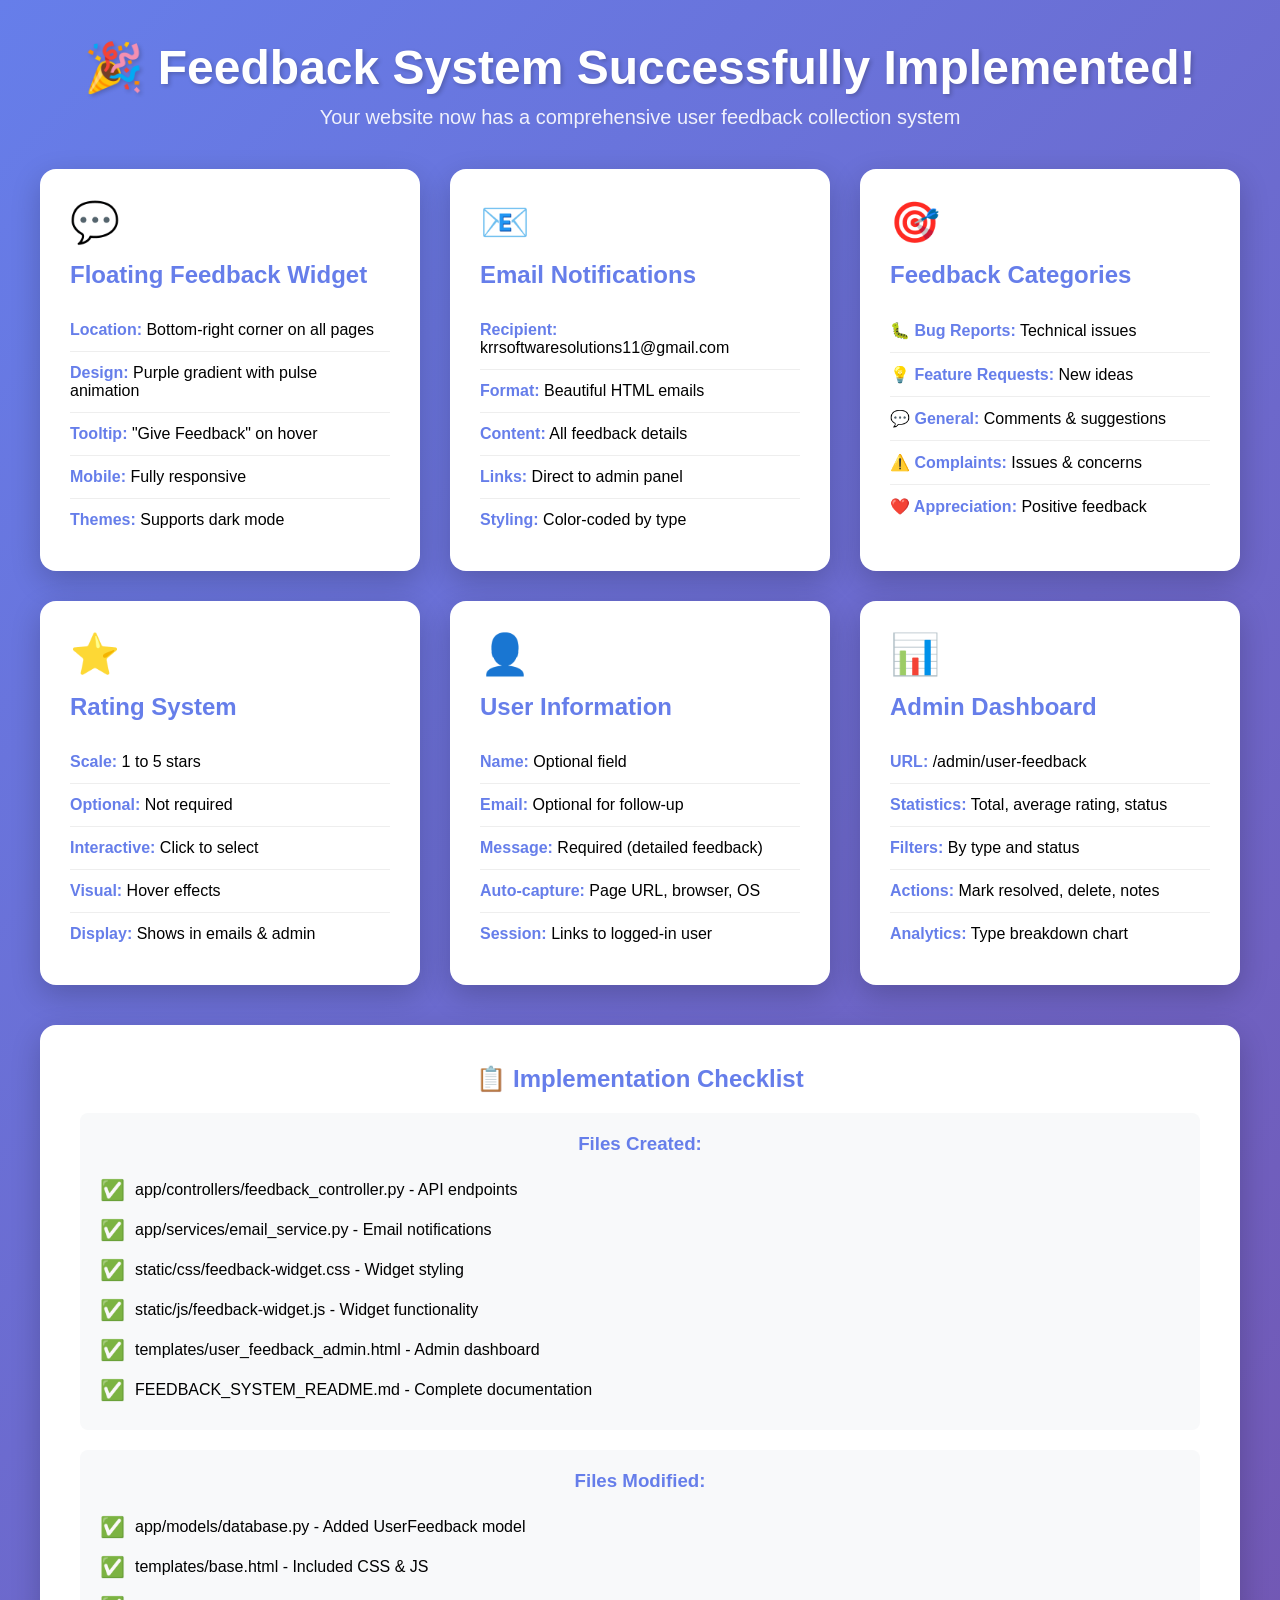
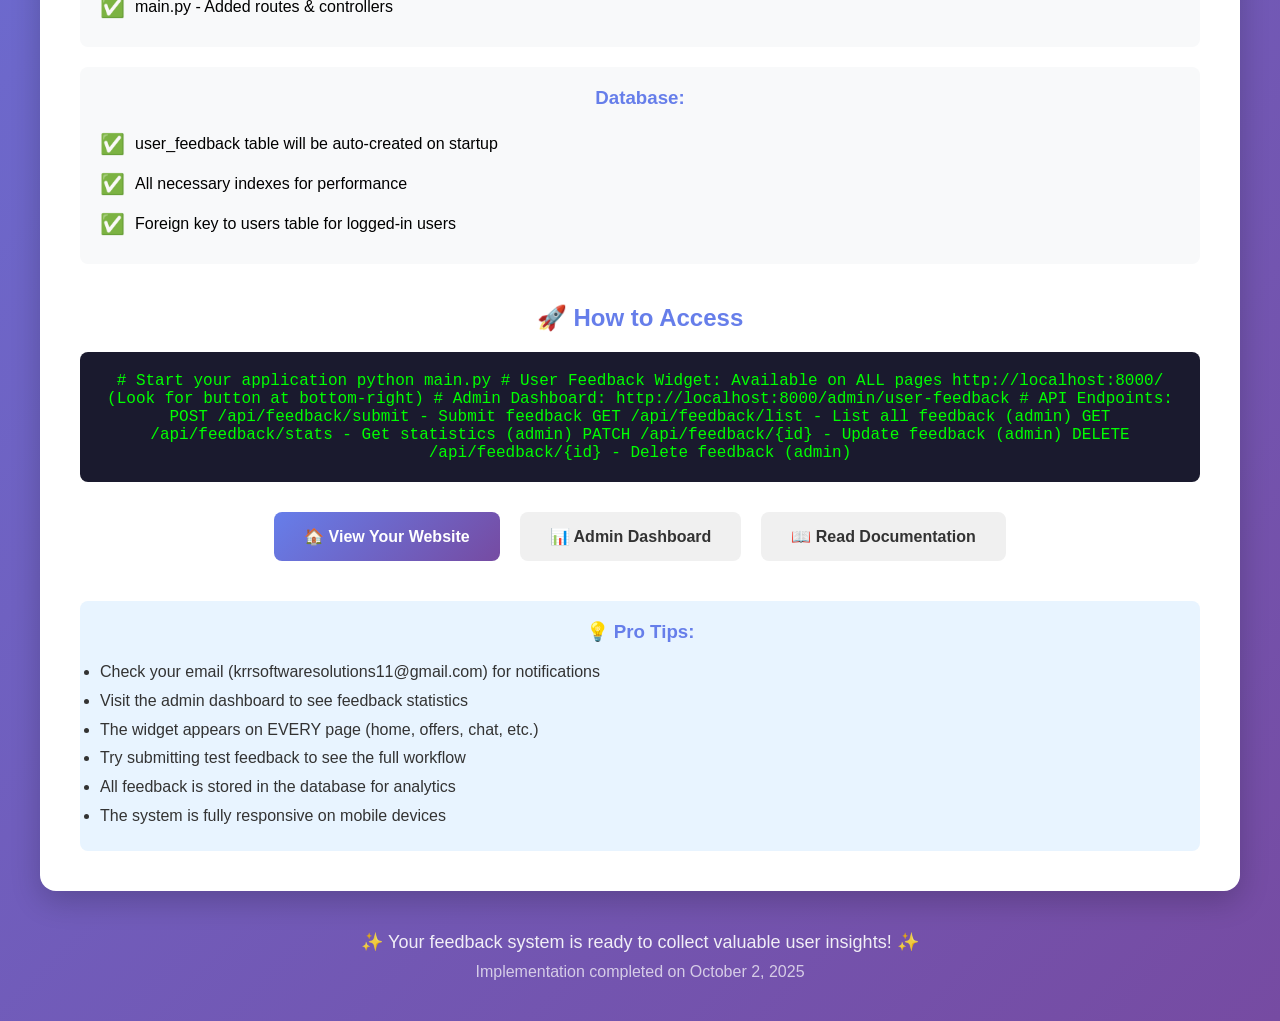
<file: FEEDBACK_IMPLEMENTATION_DEMO.html>
<!DOCTYPE html>
<html lang="en">
<head>
    <meta charset="UTF-8">
    <meta name="viewport" content="width=device-width, initial-scale=1.0">
    <title>Feedback System Demo</title>
    <style>
        * {
            margin: 0;
            padding: 0;
            box-sizing: border-box;
        }

        body {
            font-family: 'Segoe UI', Tahoma, Geneva, Verdana, sans-serif;
            background: linear-gradient(135deg, #667eea 0%, #764ba2 100%);
            min-height: 100vh;
            padding: 40px 20px;
        }

        .container {
            max-width: 1200px;
            margin: 0 auto;
        }

        .header {
            text-align: center;
            color: white;
            margin-bottom: 40px;
        }

        .header h1 {
            font-size: 48px;
            margin-bottom: 10px;
            text-shadow: 2px 2px 4px rgba(0,0,0,0.2);
        }

        .header p {
            font-size: 20px;
            opacity: 0.9;
        }

        .demo-grid {
            display: grid;
            grid-template-columns: repeat(auto-fit, minmax(350px, 1fr));
            gap: 30px;
            margin-top: 40px;
        }

        .demo-card {
            background: white;
            border-radius: 16px;
            padding: 30px;
            box-shadow: 0 10px 30px rgba(0,0,0,0.2);
        }

        .demo-card h2 {
            color: #667eea;
            margin-bottom: 20px;
            font-size: 24px;
        }

        .demo-card ul {
            list-style: none;
            padding: 0;
        }

        .demo-card li {
            padding: 12px 0;
            border-bottom: 1px solid #eee;
        }

        .demo-card li:last-child {
            border-bottom: none;
        }

        .demo-card li strong {
            color: #667eea;
        }

        .feature-icon {
            font-size: 40px;
            margin-bottom: 15px;
        }

        .cta-section {
            text-align: center;
            margin-top: 40px;
            background: white;
            padding: 40px;
            border-radius: 16px;
            box-shadow: 0 10px 30px rgba(0,0,0,0.2);
        }

        .cta-section h2 {
            color: #667eea;
            margin-bottom: 20px;
        }

        .cta-buttons {
            display: flex;
            gap: 20px;
            justify-content: center;
            flex-wrap: wrap;
            margin-top: 30px;
        }

        .btn {
            padding: 15px 30px;
            border-radius: 8px;
            text-decoration: none;
            font-weight: 600;
            font-size: 16px;
            transition: transform 0.2s;
            display: inline-block;
        }

        .btn:hover {
            transform: translateY(-2px);
        }

        .btn-primary {
            background: linear-gradient(135deg, #667eea 0%, #764ba2 100%);
            color: white;
        }

        .btn-secondary {
            background: #f0f0f0;
            color: #333;
        }

        .implementation-list {
            background: #f8f9fa;
            padding: 20px;
            border-radius: 8px;
            margin-top: 20px;
        }

        .implementation-list h3 {
            color: #667eea;
            margin-bottom: 15px;
        }

        .check-item {
            display: flex;
            align-items: center;
            padding: 8px 0;
        }

        .check-item::before {
            content: "✅";
            margin-right: 10px;
            font-size: 20px;
        }

        .code-block {
            background: #1a1a2e;
            color: #00ff00;
            padding: 20px;
            border-radius: 8px;
            margin: 20px 0;
            font-family: 'Courier New', monospace;
            overflow-x: auto;
        }

        .screenshot-placeholder {
            background: #f0f0f0;
            border: 2px dashed #ccc;
            border-radius: 8px;
            padding: 40px;
            text-align: center;
            margin: 20px 0;
            color: #999;
        }

        @media (max-width: 768px) {
            .header h1 {
                font-size: 32px;
            }

            .demo-grid {
                grid-template-columns: 1fr;
            }

            .cta-buttons {
                flex-direction: column;
            }
        }
    </style>
</head>
<body>
    <div class="container">
        <div class="header">
            <h1>🎉 Feedback System Successfully Implemented!</h1>
            <p>Your website now has a comprehensive user feedback collection system</p>
        </div>

        <div class="demo-grid">
            <div class="demo-card">
                <div class="feature-icon">💬</div>
                <h2>Floating Feedback Widget</h2>
                <ul>
                    <li><strong>Location:</strong> Bottom-right corner on all pages</li>
                    <li><strong>Design:</strong> Purple gradient with pulse animation</li>
                    <li><strong>Tooltip:</strong> "Give Feedback" on hover</li>
                    <li><strong>Mobile:</strong> Fully responsive</li>
                    <li><strong>Themes:</strong> Supports dark mode</li>
                </ul>
            </div>

            <div class="demo-card">
                <div class="feature-icon">📧</div>
                <h2>Email Notifications</h2>
                <ul>
                    <li><strong>Recipient:</strong> krrsoftwaresolutions11@gmail.com</li>
                    <li><strong>Format:</strong> Beautiful HTML emails</li>
                    <li><strong>Content:</strong> All feedback details</li>
                    <li><strong>Links:</strong> Direct to admin panel</li>
                    <li><strong>Styling:</strong> Color-coded by type</li>
                </ul>
            </div>

            <div class="demo-card">
                <div class="feature-icon">🎯</div>
                <h2>Feedback Categories</h2>
                <ul>
                    <li><strong>🐛 Bug Reports:</strong> Technical issues</li>
                    <li><strong>💡 Feature Requests:</strong> New ideas</li>
                    <li><strong>💬 General:</strong> Comments & suggestions</li>
                    <li><strong>⚠️ Complaints:</strong> Issues & concerns</li>
                    <li><strong>❤️ Appreciation:</strong> Positive feedback</li>
                </ul>
            </div>

            <div class="demo-card">
                <div class="feature-icon">⭐</div>
                <h2>Rating System</h2>
                <ul>
                    <li><strong>Scale:</strong> 1 to 5 stars</li>
                    <li><strong>Optional:</strong> Not required</li>
                    <li><strong>Interactive:</strong> Click to select</li>
                    <li><strong>Visual:</strong> Hover effects</li>
                    <li><strong>Display:</strong> Shows in emails & admin</li>
                </ul>
            </div>

            <div class="demo-card">
                <div class="feature-icon">👤</div>
                <h2>User Information</h2>
                <ul>
                    <li><strong>Name:</strong> Optional field</li>
                    <li><strong>Email:</strong> Optional for follow-up</li>
                    <li><strong>Message:</strong> Required (detailed feedback)</li>
                    <li><strong>Auto-capture:</strong> Page URL, browser, OS</li>
                    <li><strong>Session:</strong> Links to logged-in user</li>
                </ul>
            </div>

            <div class="demo-card">
                <div class="feature-icon">📊</div>
                <h2>Admin Dashboard</h2>
                <ul>
                    <li><strong>URL:</strong> /admin/user-feedback</li>
                    <li><strong>Statistics:</strong> Total, average rating, status</li>
                    <li><strong>Filters:</strong> By type and status</li>
                    <li><strong>Actions:</strong> Mark resolved, delete, notes</li>
                    <li><strong>Analytics:</strong> Type breakdown chart</li>
                </ul>
            </div>
        </div>

        <div class="cta-section">
            <h2>📋 Implementation Checklist</h2>
            
            <div class="implementation-list">
                <h3>Files Created:</h3>
                <div class="check-item">app/controllers/feedback_controller.py - API endpoints</div>
                <div class="check-item">app/services/email_service.py - Email notifications</div>
                <div class="check-item">static/css/feedback-widget.css - Widget styling</div>
                <div class="check-item">static/js/feedback-widget.js - Widget functionality</div>
                <div class="check-item">templates/user_feedback_admin.html - Admin dashboard</div>
                <div class="check-item">FEEDBACK_SYSTEM_README.md - Complete documentation</div>
            </div>

            <div class="implementation-list">
                <h3>Files Modified:</h3>
                <div class="check-item">app/models/database.py - Added UserFeedback model</div>
                <div class="check-item">templates/base.html - Included CSS & JS</div>
                <div class="check-item">main.py - Added routes & controllers</div>
            </div>

            <div class="implementation-list">
                <h3>Database:</h3>
                <div class="check-item">user_feedback table will be auto-created on startup</div>
                <div class="check-item">All necessary indexes for performance</div>
                <div class="check-item">Foreign key to users table for logged-in users</div>
            </div>

            <h2 style="margin-top: 40px;">🚀 How to Access</h2>
            
            <div class="code-block">
# Start your application
python main.py

# User Feedback Widget: Available on ALL pages
http://localhost:8000/  (Look for button at bottom-right)

# Admin Dashboard:
http://localhost:8000/admin/user-feedback

# API Endpoints:
POST   /api/feedback/submit          - Submit feedback
GET    /api/feedback/list            - List all feedback (admin)
GET    /api/feedback/stats           - Get statistics (admin)
PATCH  /api/feedback/{id}            - Update feedback (admin)
DELETE /api/feedback/{id}            - Delete feedback (admin)
            </div>

            <div class="cta-buttons">
                <a href="http://localhost:8000" class="btn btn-primary">🏠 View Your Website</a>
                <a href="http://localhost:8000/admin/user-feedback" class="btn btn-secondary">📊 Admin Dashboard</a>
                <a href="FEEDBACK_SYSTEM_README.md" class="btn btn-secondary">📖 Read Documentation</a>
            </div>

            <div style="margin-top: 40px; padding: 20px; background: #e8f4ff; border-radius: 8px;">
                <h3 style="color: #667eea; margin-bottom: 15px;">💡 Pro Tips:</h3>
                <ul style="text-align: left; color: #333; line-height: 1.8;">
                    <li>Check your email (krrsoftwaresolutions11@gmail.com) for notifications</li>
                    <li>Visit the admin dashboard to see feedback statistics</li>
                    <li>The widget appears on EVERY page (home, offers, chat, etc.)</li>
                    <li>Try submitting test feedback to see the full workflow</li>
                    <li>All feedback is stored in the database for analytics</li>
                    <li>The system is fully responsive on mobile devices</li>
                </ul>
            </div>
        </div>

        <div style="text-align: center; margin-top: 40px; color: white;">
            <p style="font-size: 18px; opacity: 0.9;">
                ✨ Your feedback system is ready to collect valuable user insights! ✨
            </p>
            <p style="margin-top: 10px; opacity: 0.7;">
                Implementation completed on October 2, 2025
            </p>
        </div>
    </div>
</body>
</html>
</file>
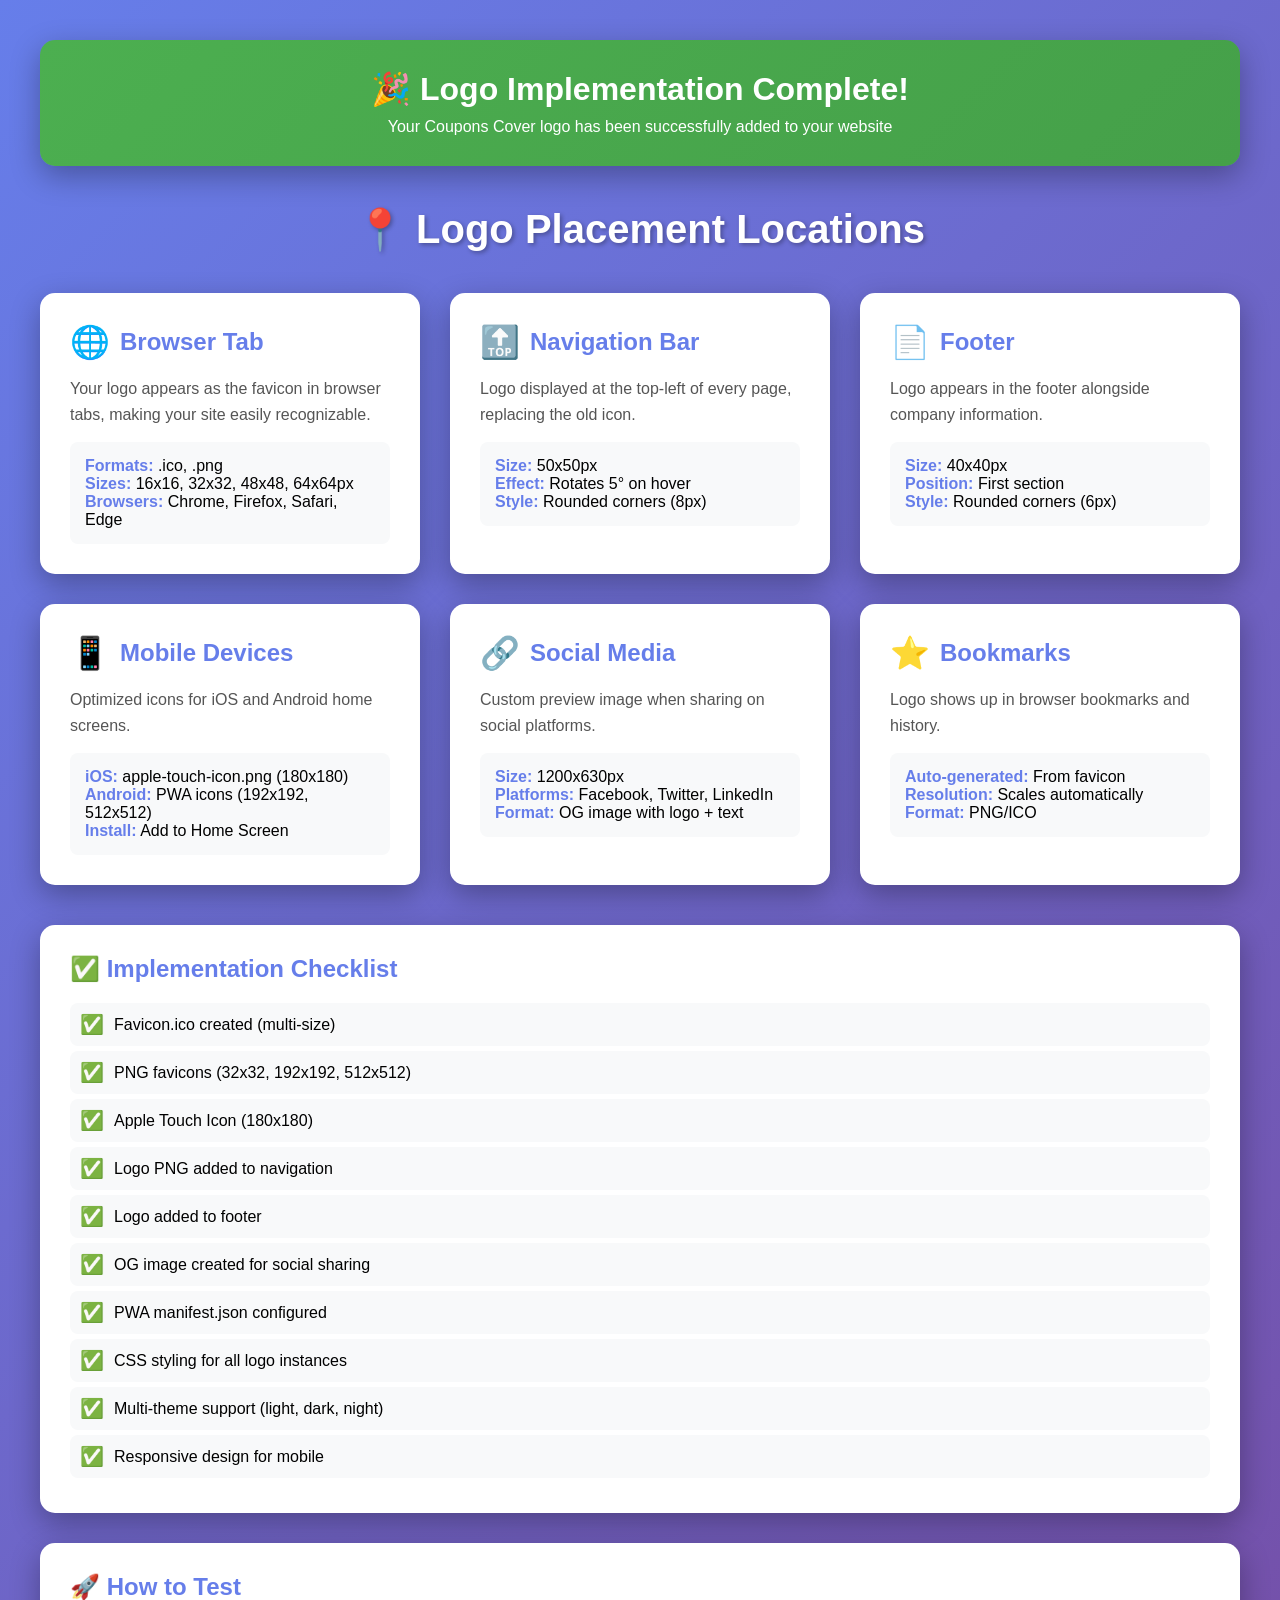
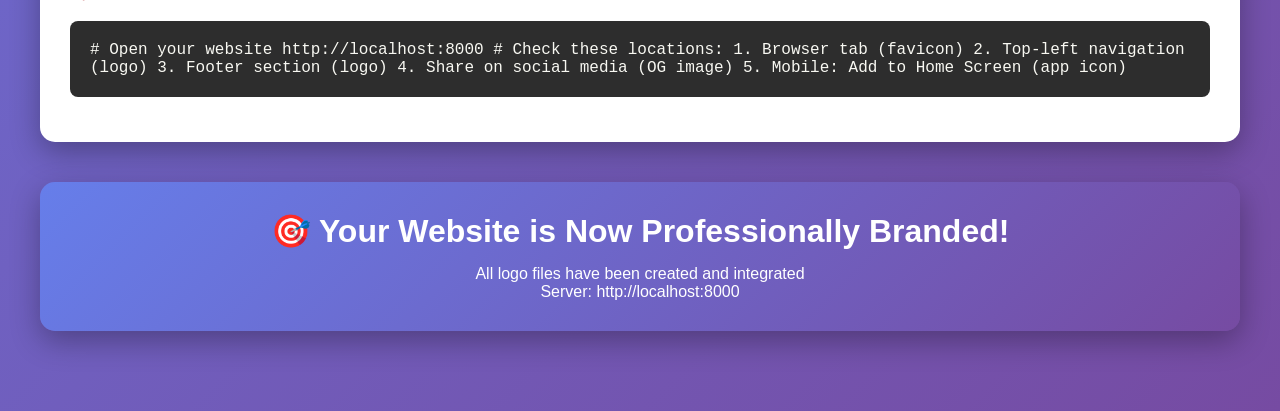
<file: static/logo-implementation-guide.html>
<!DOCTYPE html>
<html lang="en">
<head>
    <meta charset="UTF-8">
    <meta name="viewport" content="width=device-width, initial-scale=1.0">
    <title>Logo Implementation Guide - Coupons Cover</title>
    <style>
        * {
            margin: 0;
            padding: 0;
            box-sizing: border-box;
        }
        body {
            font-family: 'Segoe UI', Tahoma, Geneva, Verdana, sans-serif;
            background: linear-gradient(135deg, #667eea 0%, #764ba2 100%);
            padding: 40px 20px;
            min-height: 100vh;
        }
        .container {
            max-width: 1200px;
            margin: 0 auto;
        }
        h1 {
            color: white;
            text-align: center;
            margin-bottom: 40px;
            font-size: 2.5rem;
            text-shadow: 2px 2px 4px rgba(0,0,0,0.3);
        }
        .grid {
            display: grid;
            grid-template-columns: repeat(auto-fit, minmax(300px, 1fr));
            gap: 30px;
            margin-bottom: 40px;
        }
        .card {
            background: white;
            border-radius: 15px;
            padding: 30px;
            box-shadow: 0 10px 30px rgba(0,0,0,0.3);
            transition: transform 0.3s ease, box-shadow 0.3s ease;
        }
        .card:hover {
            transform: translateY(-5px);
            box-shadow: 0 15px 40px rgba(0,0,0,0.4);
        }
        .card h2 {
            color: #667eea;
            margin-bottom: 15px;
            font-size: 1.5rem;
            display: flex;
            align-items: center;
            gap: 10px;
        }
        .icon {
            font-size: 2rem;
        }
        .card p {
            color: #555;
            line-height: 1.6;
            margin-bottom: 15px;
        }
        .details {
            background: #f8f9fa;
            padding: 15px;
            border-radius: 8px;
            margin-top: 15px;
        }
        .details strong {
            color: #667eea;
        }
        .image-preview {
            margin: 20px 0;
            text-align: center;
        }
        .image-preview img {
            max-width: 100%;
            border-radius: 10px;
            box-shadow: 0 5px 15px rgba(0,0,0,0.2);
        }
        .checklist {
            background: white;
            border-radius: 15px;
            padding: 30px;
            box-shadow: 0 10px 30px rgba(0,0,0,0.3);
            margin-top: 30px;
        }
        .checklist h2 {
            color: #667eea;
            margin-bottom: 20px;
        }
        .checklist ul {
            list-style: none;
        }
        .checklist li {
            padding: 10px;
            margin: 5px 0;
            background: #f8f9fa;
            border-radius: 8px;
            display: flex;
            align-items: center;
            gap: 10px;
        }
        .checklist li::before {
            content: "✅";
            font-size: 1.2rem;
        }
        .success-banner {
            background: linear-gradient(135deg, #4caf50, #45a049);
            color: white;
            padding: 30px;
            border-radius: 15px;
            text-align: center;
            margin-bottom: 40px;
            box-shadow: 0 10px 30px rgba(0,0,0,0.3);
        }
        .success-banner h2 {
            font-size: 2rem;
            margin-bottom: 10px;
        }
        .code-block {
            background: #2d2d2d;
            color: #f8f8f2;
            padding: 20px;
            border-radius: 8px;
            overflow-x: auto;
            margin: 15px 0;
            font-family: 'Courier New', monospace;
        }
    </style>
</head>
<body>
    <div class="container">
        <div class="success-banner">
            <h2>🎉 Logo Implementation Complete!</h2>
            <p>Your Coupons Cover logo has been successfully added to your website</p>
        </div>

        <h1>📍 Logo Placement Locations</h1>

        <div class="grid">
            <div class="card">
                <h2><span class="icon">🌐</span> Browser Tab</h2>
                <p>Your logo appears as the favicon in browser tabs, making your site easily recognizable.</p>
                <div class="details">
                    <strong>Formats:</strong> .ico, .png<br>
                    <strong>Sizes:</strong> 16x16, 32x32, 48x48, 64x64px<br>
                    <strong>Browsers:</strong> Chrome, Firefox, Safari, Edge
                </div>
            </div>

            <div class="card">
                <h2><span class="icon">🔝</span> Navigation Bar</h2>
                <p>Logo displayed at the top-left of every page, replacing the old icon.</p>
                <div class="details">
                    <strong>Size:</strong> 50x50px<br>
                    <strong>Effect:</strong> Rotates 5° on hover<br>
                    <strong>Style:</strong> Rounded corners (8px)
                </div>
            </div>

            <div class="card">
                <h2><span class="icon">📄</span> Footer</h2>
                <p>Logo appears in the footer alongside company information.</p>
                <div class="details">
                    <strong>Size:</strong> 40x40px<br>
                    <strong>Position:</strong> First section<br>
                    <strong>Style:</strong> Rounded corners (6px)
                </div>
            </div>

            <div class="card">
                <h2><span class="icon">📱</span> Mobile Devices</h2>
                <p>Optimized icons for iOS and Android home screens.</p>
                <div class="details">
                    <strong>iOS:</strong> apple-touch-icon.png (180x180)<br>
                    <strong>Android:</strong> PWA icons (192x192, 512x512)<br>
                    <strong>Install:</strong> Add to Home Screen
                </div>
            </div>

            <div class="card">
                <h2><span class="icon">🔗</span> Social Media</h2>
                <p>Custom preview image when sharing on social platforms.</p>
                <div class="details">
                    <strong>Size:</strong> 1200x630px<br>
                    <strong>Platforms:</strong> Facebook, Twitter, LinkedIn<br>
                    <strong>Format:</strong> OG image with logo + text
                </div>
            </div>

            <div class="card">
                <h2><span class="icon">⭐</span> Bookmarks</h2>
                <p>Logo shows up in browser bookmarks and history.</p>
                <div class="details">
                    <strong>Auto-generated:</strong> From favicon<br>
                    <strong>Resolution:</strong> Scales automatically<br>
                    <strong>Format:</strong> PNG/ICO
                </div>
            </div>
        </div>

        <div class="checklist">
            <h2>✅ Implementation Checklist</h2>
            <ul>
                <li>Favicon.ico created (multi-size)</li>
                <li>PNG favicons (32x32, 192x192, 512x512)</li>
                <li>Apple Touch Icon (180x180)</li>
                <li>Logo PNG added to navigation</li>
                <li>Logo added to footer</li>
                <li>OG image created for social sharing</li>
                <li>PWA manifest.json configured</li>
                <li>CSS styling for all logo instances</li>
                <li>Multi-theme support (light, dark, night)</li>
                <li>Responsive design for mobile</li>
            </ul>
        </div>

        <div class="checklist" style="margin-top: 30px;">
            <h2>🚀 How to Test</h2>
            <div class="code-block">
# Open your website
http://localhost:8000

# Check these locations:
1. Browser tab (favicon)
2. Top-left navigation (logo)
3. Footer section (logo)
4. Share on social media (OG image)
5. Mobile: Add to Home Screen (app icon)
            </div>
        </div>

        <div class="success-banner" style="margin-top: 40px; background: linear-gradient(135deg, #667eea, #764ba2);">
            <h2>🎯 Your Website is Now Professionally Branded!</h2>
            <p style="margin-top: 15px;">All logo files have been created and integrated</p>
            <p>Server: http://localhost:8000</p>
        </div>
    </div>
</body>
</html>
</file>
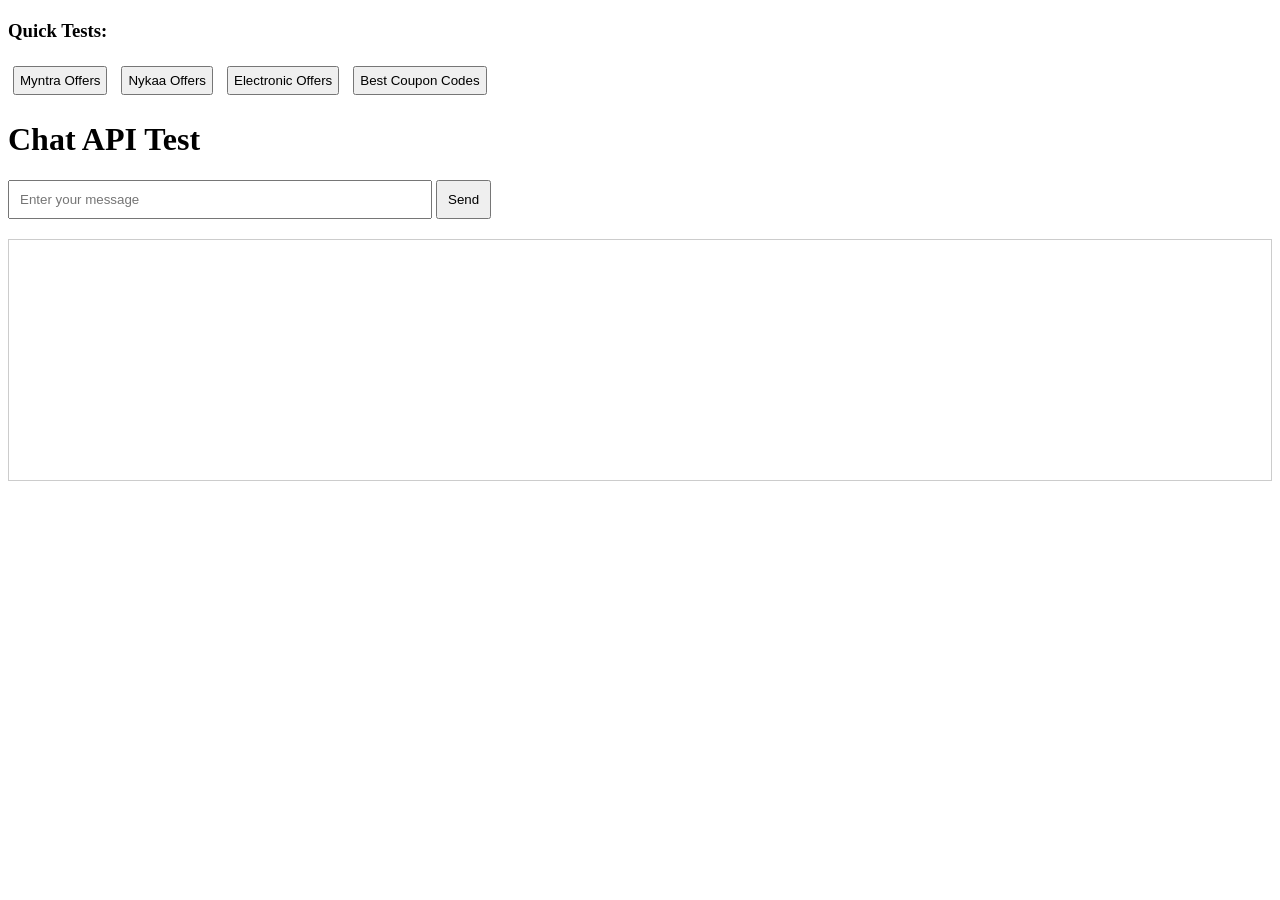
<file: templates/test_chat_api.html>
<!DOCTYPE html>
<html>
<head>
    <title>Chat API Test</title>
</head>
<body>
    <h1>Chat API Test</h1>
    <div>
        <input type="text" id="messageInput" placeholder="Enter your message" style="width: 400px; padding: 10px;">
        <button onclick="testChat()" style="padding: 10px;">Send</button>
    </div>
    <div id="results" style="margin-top: 20px; padding: 20px; border: 1px solid #ccc; min-height: 200px;"></div>

    <script>
        async function testChat() {
            const message = document.getElementById('messageInput').value;
            const resultsDiv = document.getElementById('results');
            
            if (!message.trim()) {
                resultsDiv.innerHTML = 'Please enter a message';
                return;
            }
            
            resultsDiv.innerHTML = 'Testing...';
            
            try {
                const response = await fetch('/api/chat', {
                    method: 'POST',
                    headers: {
                        'Content-Type': 'application/json',
                    },
                    body: JSON.stringify({
                        message: message,
                        user_id: 'test_user'
                    })
                });
                
                const data = await response.json();
                
                let html = `
                    <h3>✅ API Response (${response.status})</h3>
                    <p><strong>Bot Response:</strong> ${data.response || 'No response'}</p>
                    <p><strong>Offers Found:</strong> ${data.offers ? data.offers.length : 0}</p>
                    <p><strong>Processing Time:</strong> ${data.processing_time || 'N/A'}s</p>
                `;
                
                if (data.offers && data.offers.length > 0) {
                    html += '<h4>📦 Offers:</h4>';
                    data.offers.forEach((offer, index) => {
                        html += `
                            <div style="border: 1px solid #eee; margin: 10px 0; padding: 10px;">
                                <h5>${index + 1}. ${offer.title || 'No title'}</h5>
                                <p>${offer.description || 'No description'}</p>
                                <p><strong>URL:</strong> <a href="${offer.affiliate_url}" target="_blank">${offer.affiliate_url}</a></p>
                                <p><strong>Coupon:</strong> ${offer.coupon_code || 'None'}</p>
                                <p><strong>Similarity:</strong> ${offer.similarity || 'N/A'}</p>
                            </div>
                        `;
                    });
                }
                
                resultsDiv.innerHTML = html;
                
            } catch (error) {
                resultsDiv.innerHTML = `❌ Error: ${error.message}`;
            }
        }
        
        // Test specific queries
        function testSpecificQueries() {
            const queries = ['Myntra Offers', 'Nykaa Offers', 'Electronic Offers', 'Best Coupon Codes'];
            queries.forEach((query, index) => {
                setTimeout(() => {
                    document.getElementById('messageInput').value = query;
                    testChat();
                }, index * 2000);
            });
        }
        
        // Add quick test buttons
        window.onload = function() {
            const testButtons = `
                <div style="margin: 20px 0;">
                    <h3>Quick Tests:</h3>
                    <button onclick="document.getElementById('messageInput').value='Myntra Offers'; testChat();" style="margin: 5px; padding: 5px;">Myntra Offers</button>
                    <button onclick="document.getElementById('messageInput').value='Nykaa Offers'; testChat();" style="margin: 5px; padding: 5px;">Nykaa Offers</button>
                    <button onclick="document.getElementById('messageInput').value='Electronic Offers'; testChat();" style="margin: 5px; padding: 5px;">Electronic Offers</button>
                    <button onclick="document.getElementById('messageInput').value='Best Coupon Codes'; testChat();" style="margin: 5px; padding: 5px;">Best Coupon Codes</button>
                </div>
            `;
            document.body.insertAdjacentHTML('afterbegin', testButtons);
        }
    </script>
</body>
</html>
</file>
